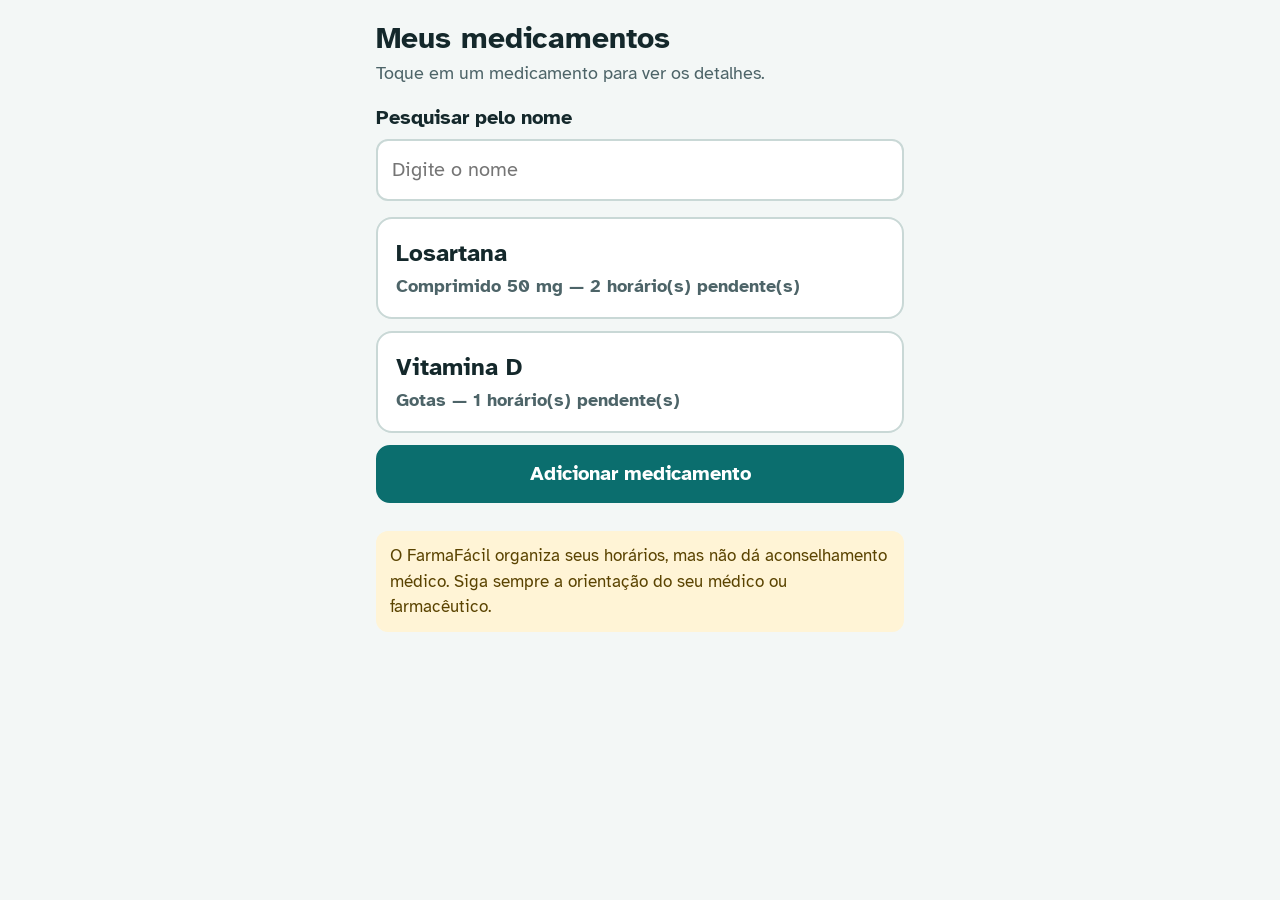
<file: index.html>
<!DOCTYPE html>
<html lang="pt-BR">
<head>
<meta charset="utf-8">
<meta name="viewport" content="width=device-width, initial-scale=1, viewport-fit=cover">
<title>FarmaFácil</title>
<link rel="stylesheet" href="https://fonts.googleapis.com/css2?family=Atkinson+Hyperlegible:wght@400;700&display=swap">
<link rel="stylesheet" href="style.css">
</head>
<body>
<div class="app" id="app"></div>
<div class="modal" id="modal" hidden role="dialog" aria-modal="true" aria-labelledby="mt">
  <div class="box">
    <h2 id="mt" style="margin-top:0">Excluir medicamento?</h2>
    <p id="mp"></p>
    <div class="actions">
      <button class="danger" id="mok">Sim, excluir</button>
      <button class="ghost" id="mno">Não, manter</button>
    </div>
  </div>
</div>
<div class="toast" id="toast" hidden></div>

<script src="script.js"></script>
</body>
</html>
</file>
<file: style.css>
:root{
  box-sizing:border-box;
  padding-top:env(safe-area-inset-top,0px);
  padding-bottom:env(safe-area-inset-bottom,0px);
  --bg:#f3f7f6; --surface:#ffffff; --ink:#14282b; --muted:#4d6468; --line:#c9d8d6;
  --brand:#0b6e6e; --brand-ink:#ffffff; --done:#2d7a3e; --danger:#b3261e; --warn-bg:#fff4d6; --warn-ink:#5a4300;
}
@media (prefers-color-scheme:dark){
  :root:not([data-theme="light"]){
    color-scheme:dark;
    --bg:#0f1b1c; --surface:#172a2c; --ink:#eaf3f2; --muted:#a6bfbc; --line:#2e4648;
    --brand:#4cc2bd; --brand-ink:#08201f; --done:#7fd18f; --danger:#ff8a80; --warn-bg:#3a3010; --warn-ink:#ffe9a8;
  }
}
:root[data-theme="dark"]{
  color-scheme:dark;
  --bg:#0f1b1c; --surface:#172a2c; --ink:#eaf3f2; --muted:#a6bfbc; --line:#2e4648;
  --brand:#4cc2bd; --brand-ink:#08201f; --done:#7fd18f; --danger:#ff8a80; --warn-bg:#3a3010; --warn-ink:#ffe9a8;
}
html{scroll-padding-top:env(safe-area-inset-top,0px)}
*{box-sizing:border-box}
body{margin:0;background:var(--bg);color:var(--ink);font-family:"Atkinson Hyperlegible",system-ui,"Segoe UI",Arial,sans-serif;font-size:20px;line-height:1.5}
.app{max-width:560px;margin:0 auto;padding:20px 16px 40px}
h1{font-size:30px;line-height:1.2;margin:0 0 4px}
h2{font-size:24px;margin:24px 0 8px}
.sub{color:var(--muted);margin:0 0 16px;font-size:18px}
.top{display:flex;align-items:center;gap:12px;margin-bottom:12px}
button,input,textarea{font:inherit;color:inherit}
button{cursor:pointer;min-height:56px;padding:12px 20px;border-radius:14px;border:2px solid var(--brand);background:var(--surface);color:var(--brand);font-weight:700}
button.primary{background:var(--brand);color:var(--brand-ink)}
button.danger{border-color:var(--danger);color:var(--danger)}
button.ghost{border-color:var(--line);color:var(--ink)}
button.block{width:100%}
:focus-visible{outline:4px solid #f2a900;outline-offset:2px}
input,textarea{width:100%;padding:14px;border:2px solid var(--line);border-radius:12px;background:var(--surface)}
textarea{min-height:88px;resize:vertical}
label{display:block;font-weight:700;margin:16px 0 6px}
.hint{color:var(--muted);font-size:17px;font-weight:400}
.err{color:var(--danger);font-size:18px;margin:6px 0 0;font-weight:700}
.card{width:100%;text-align:left;display:block;background:var(--surface);border:2px solid var(--line);color:var(--ink);border-radius:16px;padding:16px 18px;margin:0 0 12px;min-height:0}
.card b{font-size:24px;display:block}
.card span{color:var(--muted);font-size:18px}
.empty{background:var(--surface);border:2px dashed var(--line);border-radius:16px;padding:20px;text-align:center;color:var(--muted)}
.row{display:flex;gap:12px;align-items:center;justify-content:space-between;background:var(--surface);border:2px solid var(--line);border-radius:14px;padding:12px 14px;margin-bottom:10px}
.row .t{font-size:26px;font-weight:700}
.row.ok{border-color:var(--done)}
.row.ok .t{text-decoration:line-through;color:var(--muted)}
.ok-tag{color:var(--done);font-weight:700}
.actions{display:grid;gap:12px;margin-top:20px}
.aviso{background:var(--warn-bg);color:var(--warn-ink);border-radius:12px;padding:12px 14px;font-size:17px;margin-top:28px}
dl{margin:0;background:var(--surface);border:2px solid var(--line);border-radius:14px;padding:6px 16px}
dt{color:var(--muted);font-size:17px;margin-top:10px}
dd{margin:0 0 10px;white-space:pre-wrap}
.add-time{display:flex;gap:10px}
.add-time input{flex:1}
.chip{display:inline-flex;align-items:center;gap:8px;background:var(--surface);border:2px solid var(--line);border-radius:999px;padding:4px 6px 4px 16px;margin:8px 8px 0 0;font-weight:700}
.chip button{min-height:44px;padding:4px 12px;border-radius:999px;border-color:transparent;color:var(--danger)}
.modal{position:fixed;inset:0;background:rgba(0,0,0,.55);display:flex;align-items:center;justify-content:center;padding:20px}
.modal[hidden]{display:none}
.box{background:var(--surface);border-radius:18px;padding:24px;max-width:420px;width:100%}
.box p{margin:0 0 18px}
.box .actions{margin-top:0}
.toast{position:fixed;left:50%;transform:translateX(-50%);bottom:calc(20px + env(safe-area-inset-bottom,0px));background:var(--ink);color:var(--bg);padding:12px 20px;border-radius:12px;font-weight:700}
.toast[hidden]{display:none}
</file>
